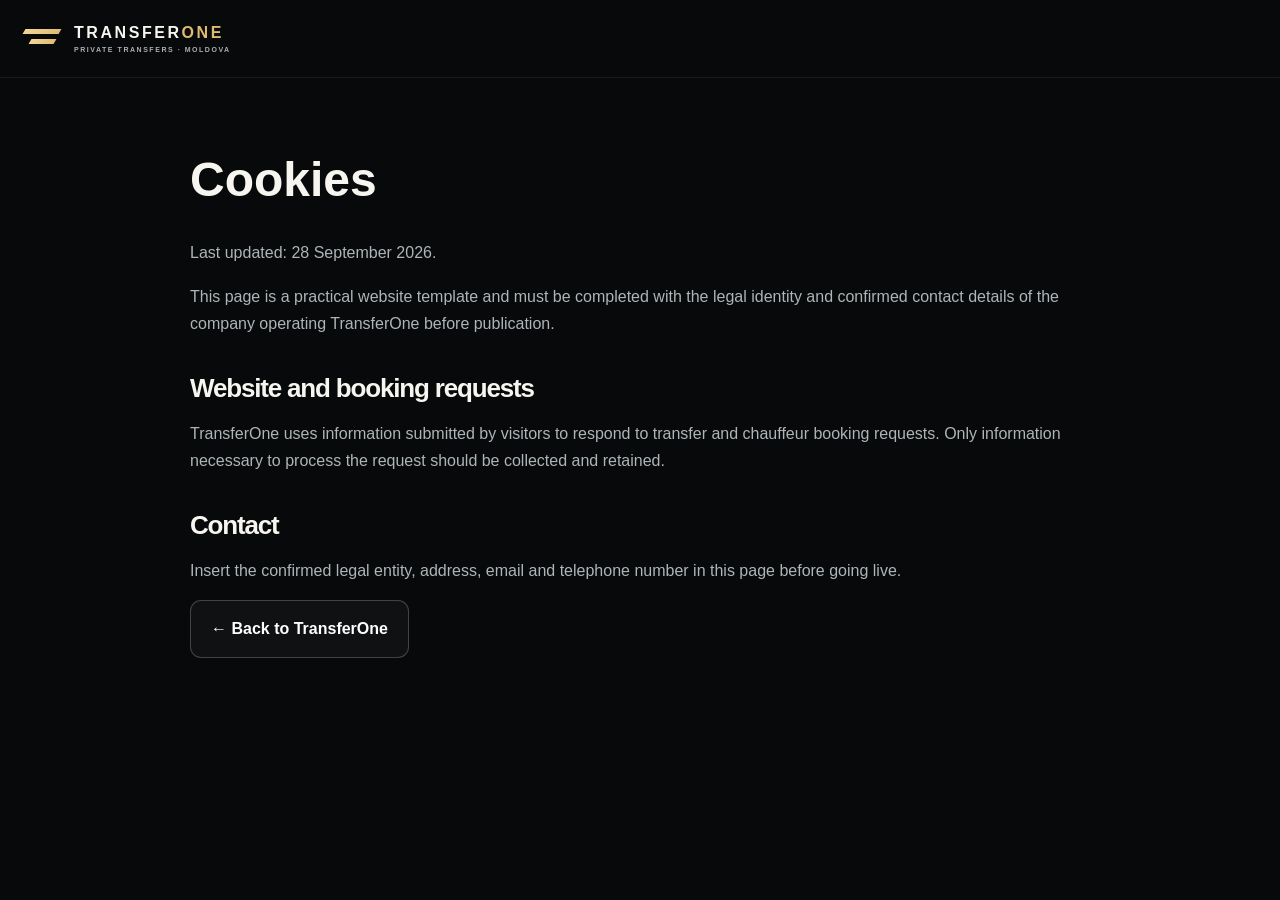
<file: cookies.html>
<!doctype html><html lang="en"><head><meta charset="utf-8"><meta name="viewport" content="width=device-width,initial-scale=1"><title>Cookies — TransferOne</title><meta name="robots" content="index,follow"><link rel="stylesheet" href="styles.css"></head><body><header class="nav scrolled"><div class="wrap navin"><a class="logo" href="/"><span class="logoMark"></span><span>TRANSFER<span style="color:var(--gold)">ONE</span><small>PRIVATE TRANSFERS · MOLDOVA</small></span></a></div></header><main class="wrap legal"><h1>Cookies</h1><p>Last updated: 28 September 2026.</p><p>This page is a practical website template and must be completed with the legal identity and confirmed contact details of the company operating TransferOne before publication.</p><h2>Website and booking requests</h2><p>TransferOne uses information submitted by visitors to respond to transfer and chauffeur booking requests. Only information necessary to process the request should be collected and retained.</p><h2>Contact</h2><p>Insert the confirmed legal entity, address, email and telephone number in this page before going live.</p><p><a class="btn" href="/">← Back to TransferOne</a></p></main></body></html>
</file>
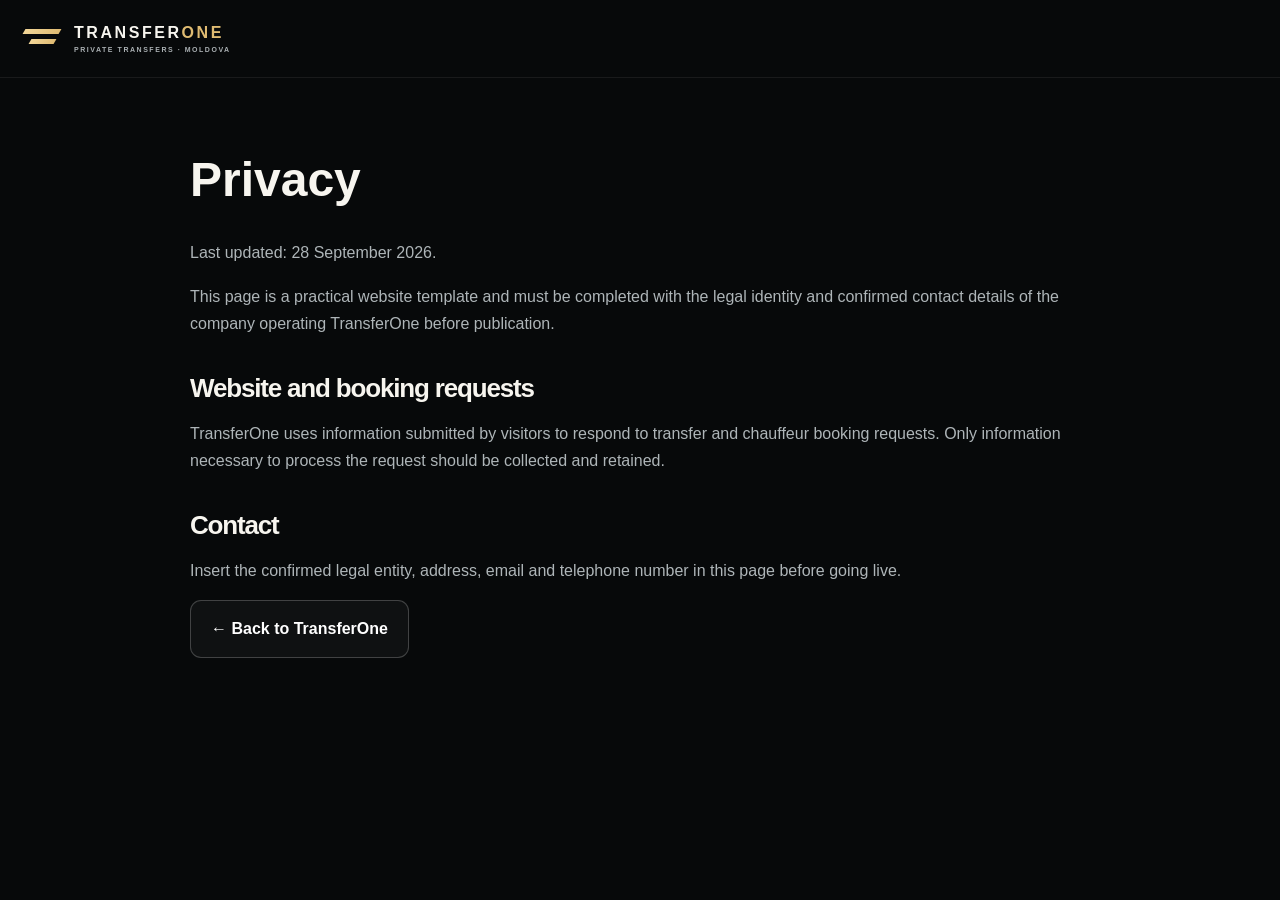
<file: privacy.html>
<!doctype html><html lang="en"><head><meta charset="utf-8"><meta name="viewport" content="width=device-width,initial-scale=1"><title>Privacy — TransferOne</title><meta name="robots" content="index,follow"><link rel="stylesheet" href="styles.css"></head><body><header class="nav scrolled"><div class="wrap navin"><a class="logo" href="/"><span class="logoMark"></span><span>TRANSFER<span style="color:var(--gold)">ONE</span><small>PRIVATE TRANSFERS · MOLDOVA</small></span></a></div></header><main class="wrap legal"><h1>Privacy</h1><p>Last updated: 28 September 2026.</p><p>This page is a practical website template and must be completed with the legal identity and confirmed contact details of the company operating TransferOne before publication.</p><h2>Website and booking requests</h2><p>TransferOne uses information submitted by visitors to respond to transfer and chauffeur booking requests. Only information necessary to process the request should be collected and retained.</p><h2>Contact</h2><p>Insert the confirmed legal entity, address, email and telephone number in this page before going live.</p><p><a class="btn" href="/">← Back to TransferOne</a></p></main></body></html>
</file>
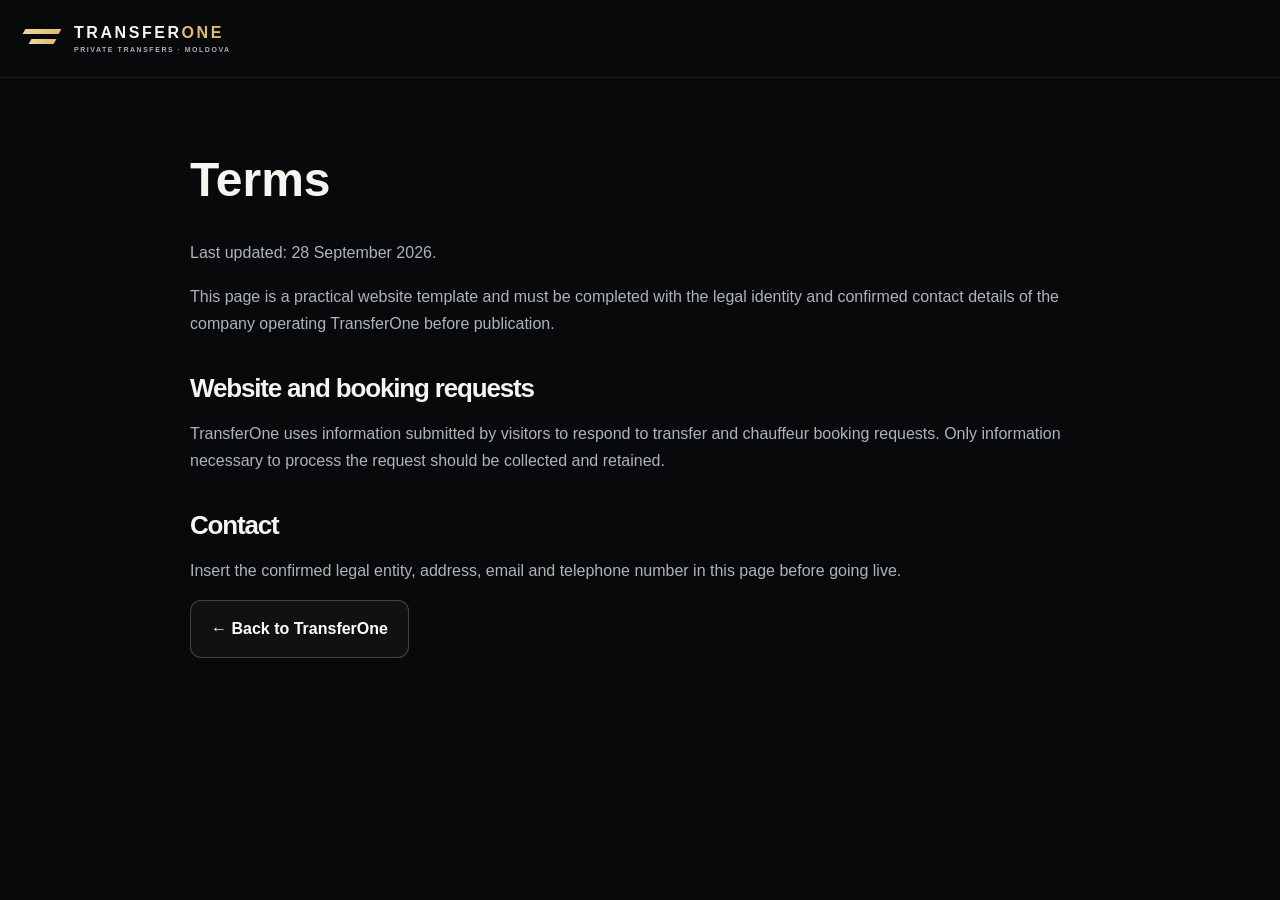
<file: terms.html>
<!doctype html><html lang="en"><head><meta charset="utf-8"><meta name="viewport" content="width=device-width,initial-scale=1"><title>Terms — TransferOne</title><meta name="robots" content="index,follow"><link rel="stylesheet" href="styles.css"></head><body><header class="nav scrolled"><div class="wrap navin"><a class="logo" href="/"><span class="logoMark"></span><span>TRANSFER<span style="color:var(--gold)">ONE</span><small>PRIVATE TRANSFERS · MOLDOVA</small></span></a></div></header><main class="wrap legal"><h1>Terms</h1><p>Last updated: 28 September 2026.</p><p>This page is a practical website template and must be completed with the legal identity and confirmed contact details of the company operating TransferOne before publication.</p><h2>Website and booking requests</h2><p>TransferOne uses information submitted by visitors to respond to transfer and chauffeur booking requests. Only information necessary to process the request should be collected and retained.</p><h2>Contact</h2><p>Insert the confirmed legal entity, address, email and telephone number in this page before going live.</p><p><a class="btn" href="/">← Back to TransferOne</a></p></main></body></html>
</file>
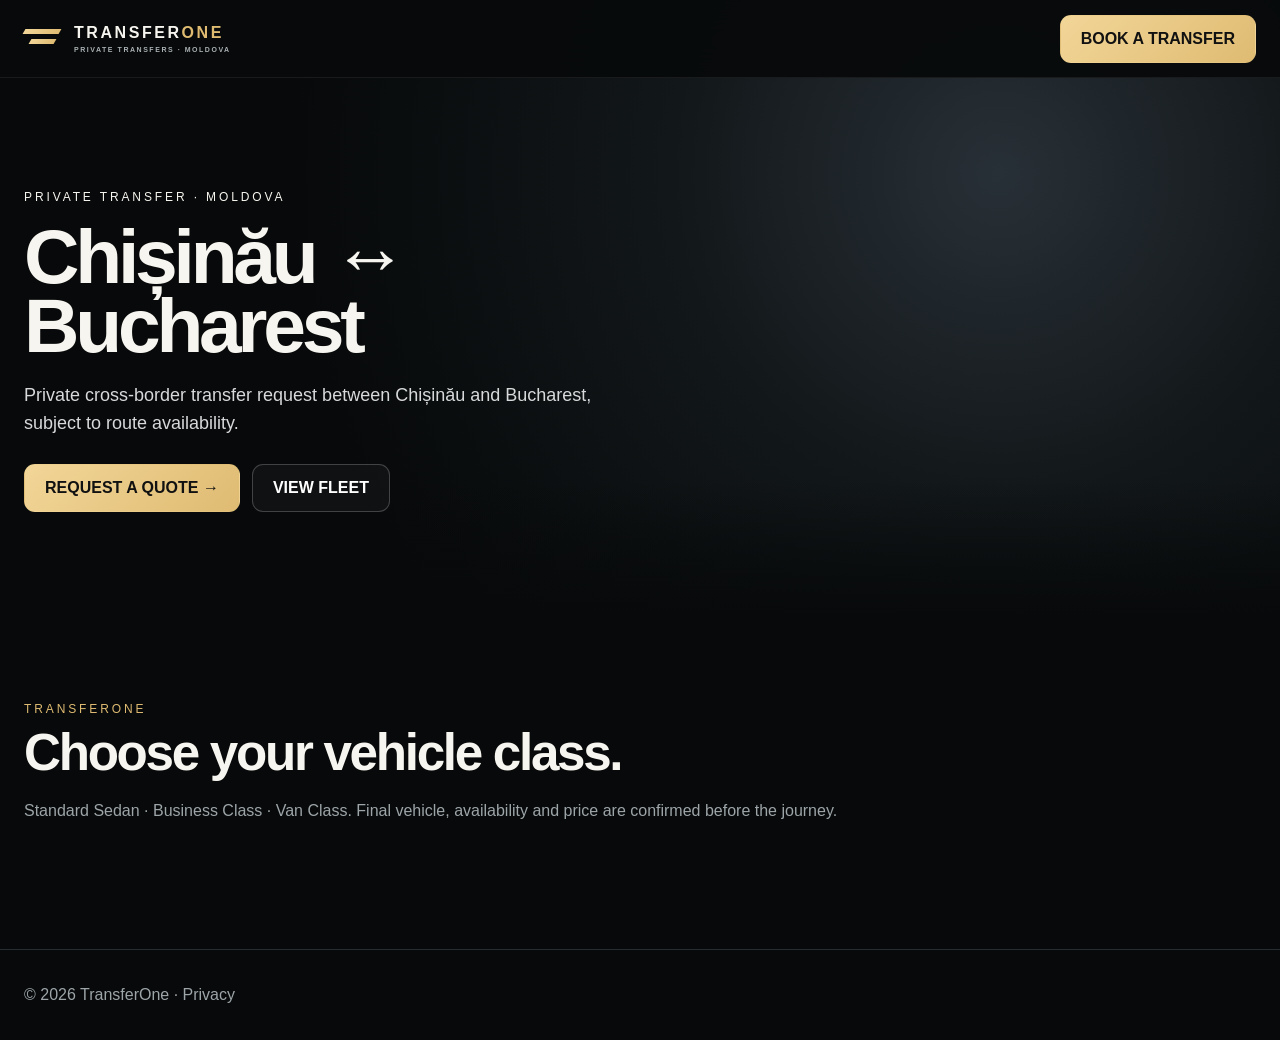
<file: route/bucharest.html>
<!doctype html><html lang="en"><head><meta charset="utf-8"><meta name="viewport" content="width=device-width,initial-scale=1"><title>Chișinău to Bucharest Transfer — TransferOne Moldova</title><meta name="description" content="Private cross-border transfer request between Chișinău and Bucharest, subject to route availability."><link rel="canonical" href="https://transferone.md/route/bucharest.html"><link rel="stylesheet" href="../styles.css"></head><body><header class="nav scrolled"><div class="wrap navin"><a class="logo" href="../index.html"><span class="logoMark"></span><span>TRANSFER<span style="color:var(--gold)">ONE</span><small>PRIVATE TRANSFERS · MOLDOVA</small></span></a><a class="btn gold" style="margin-left:auto" href="../index.html#book">BOOK A TRANSFER</a></div></header><main><section class="hero" style="min-height:620px"><div class="wrap"><div class="heroContent"><div class="eyebrow">PRIVATE TRANSFER · MOLDOVA</div><h1 style="font-size:clamp(48px,6vw,88px)">Chișinău ↔ Bucharest</h1><p class="lead">Private cross-border transfer request between Chișinău and Bucharest, subject to route availability.</p><div class="heroBtns"><a class="btn gold" href="../index.html#book">REQUEST A QUOTE →</a><a class="btn" href="../index.html#fleet">VIEW FLEET</a></div></div></div></section><section><div class="wrap"><div class="sectionHead"><div><div class="kicker">TRANSFERONE</div><h2>Choose your vehicle class.</h2><p class="muted">Standard Sedan · Business Class · Van Class. Final vehicle, availability and price are confirmed before the journey.</p></div></div></div></section></main><footer class="footer"><div class="wrap">© 2026 TransferOne · <a href="../privacy.html">Privacy</a></div></footer></body></html>
</file>
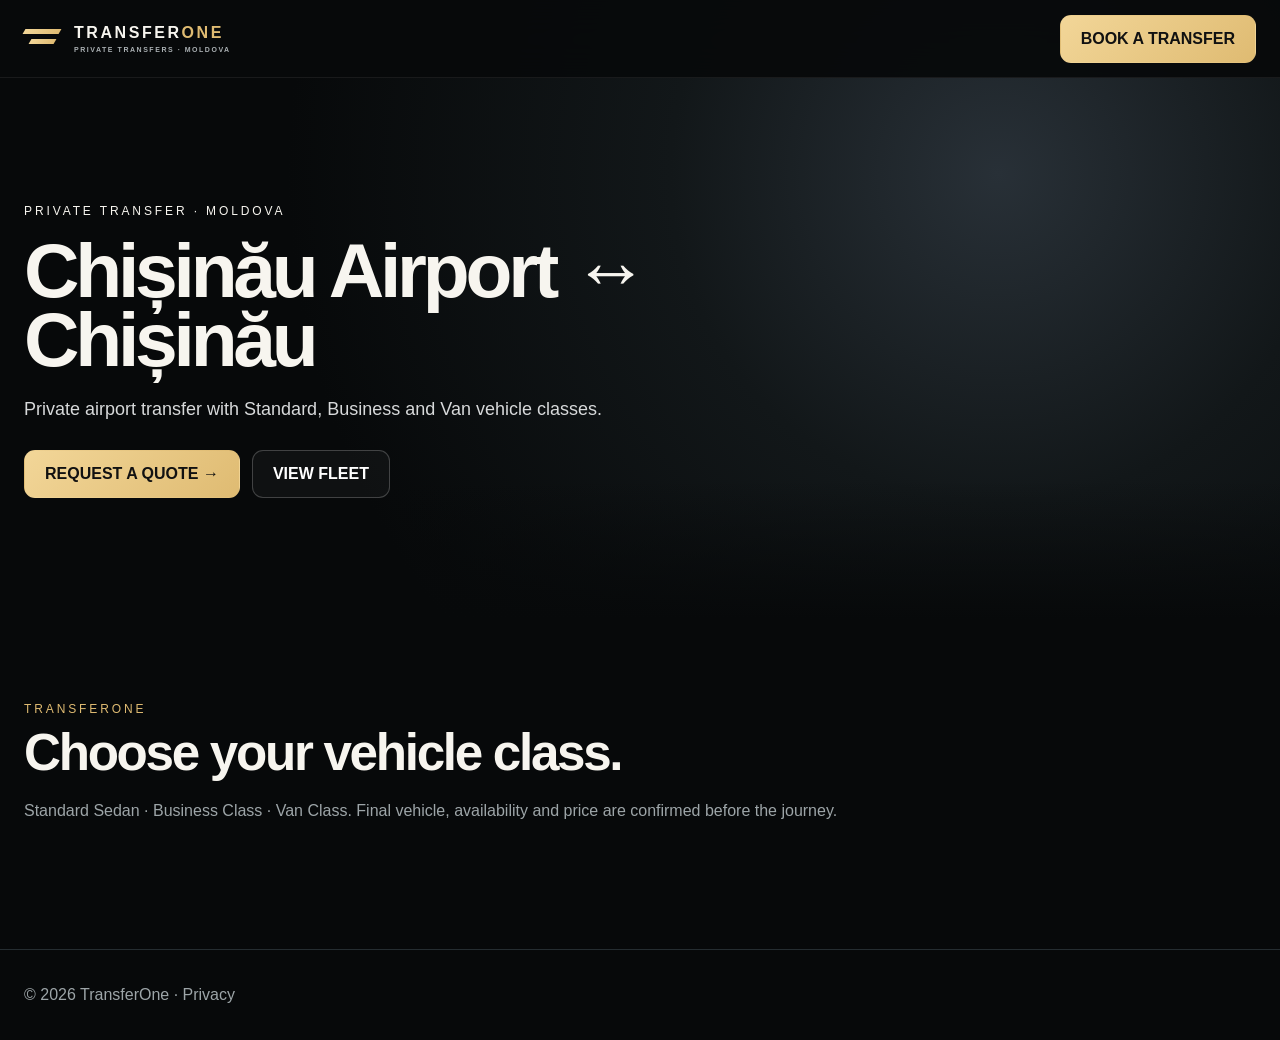
<file: route/chisinau-airport.html>
<!doctype html><html lang="en"><head><meta charset="utf-8"><meta name="viewport" content="width=device-width,initial-scale=1"><title>Chișinău Airport Transfer — TransferOne Moldova</title><meta name="description" content="Private airport transfer with Standard, Business and Van vehicle classes."><link rel="canonical" href="https://transferone.md/route/chisinau-airport.html"><link rel="stylesheet" href="../styles.css"></head><body><header class="nav scrolled"><div class="wrap navin"><a class="logo" href="../index.html"><span class="logoMark"></span><span>TRANSFER<span style="color:var(--gold)">ONE</span><small>PRIVATE TRANSFERS · MOLDOVA</small></span></a><a class="btn gold" style="margin-left:auto" href="../index.html#book">BOOK A TRANSFER</a></div></header><main><section class="hero" style="min-height:620px"><div class="wrap"><div class="heroContent"><div class="eyebrow">PRIVATE TRANSFER · MOLDOVA</div><h1 style="font-size:clamp(48px,6vw,88px)">Chișinău Airport ↔ Chișinău</h1><p class="lead">Private airport transfer with Standard, Business and Van vehicle classes.</p><div class="heroBtns"><a class="btn gold" href="../index.html#book">REQUEST A QUOTE →</a><a class="btn" href="../index.html#fleet">VIEW FLEET</a></div></div></div></section><section><div class="wrap"><div class="sectionHead"><div><div class="kicker">TRANSFERONE</div><h2>Choose your vehicle class.</h2><p class="muted">Standard Sedan · Business Class · Van Class. Final vehicle, availability and price are confirmed before the journey.</p></div></div></div></section></main><footer class="footer"><div class="wrap">© 2026 TransferOne · <a href="../privacy.html">Privacy</a></div></footer></body></html>
</file>
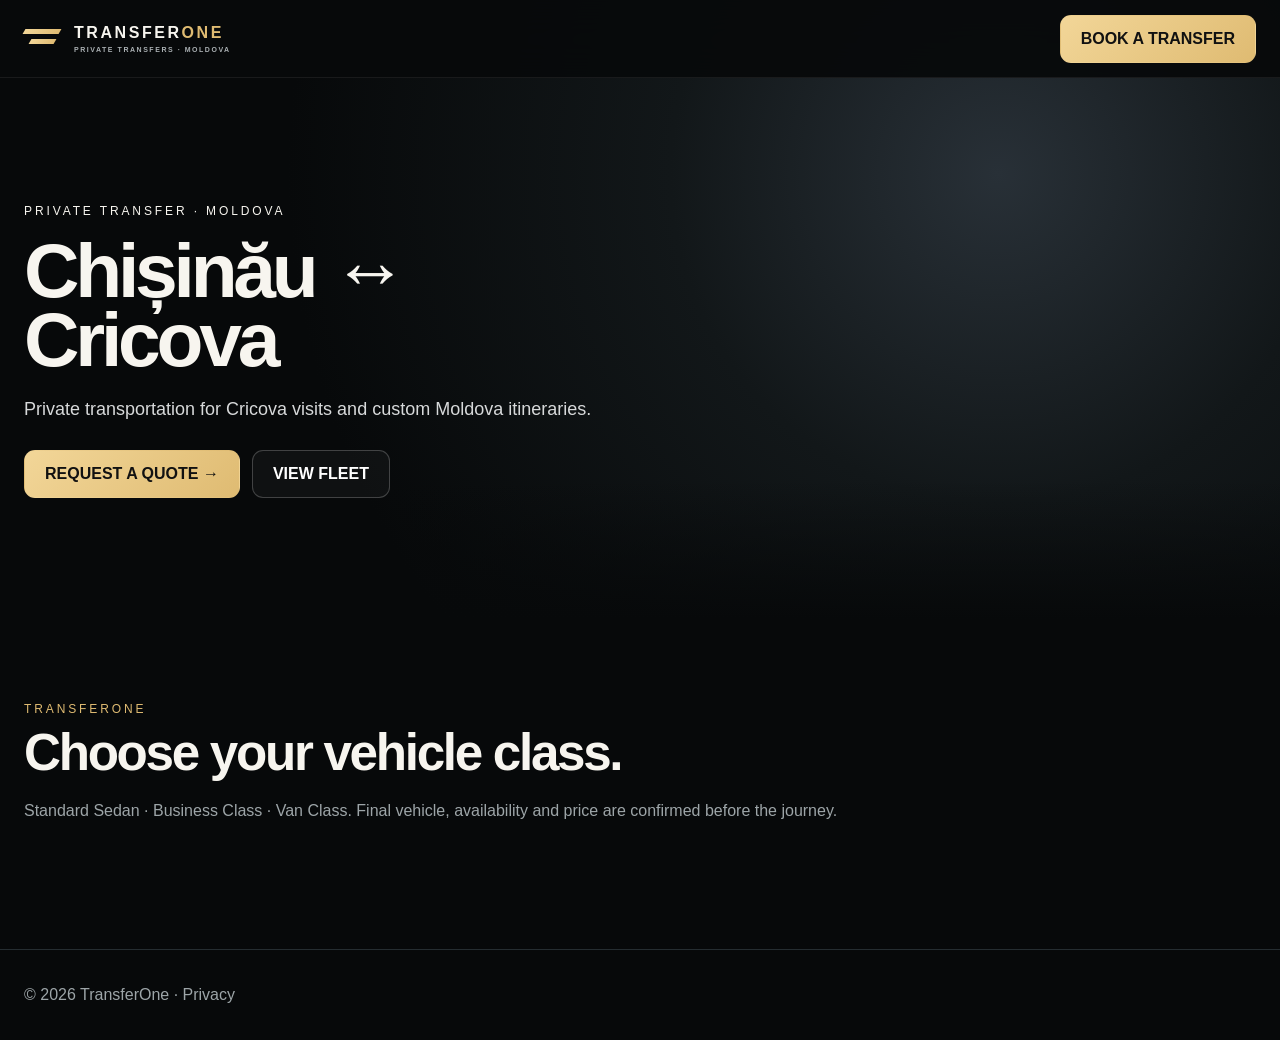
<file: route/cricova.html>
<!doctype html><html lang="en"><head><meta charset="utf-8"><meta name="viewport" content="width=device-width,initial-scale=1"><title>Chișinău to Cricova Transfer — TransferOne Moldova</title><meta name="description" content="Private transportation for Cricova visits and custom Moldova itineraries."><link rel="canonical" href="https://transferone.md/route/cricova.html"><link rel="stylesheet" href="../styles.css"></head><body><header class="nav scrolled"><div class="wrap navin"><a class="logo" href="../index.html"><span class="logoMark"></span><span>TRANSFER<span style="color:var(--gold)">ONE</span><small>PRIVATE TRANSFERS · MOLDOVA</small></span></a><a class="btn gold" style="margin-left:auto" href="../index.html#book">BOOK A TRANSFER</a></div></header><main><section class="hero" style="min-height:620px"><div class="wrap"><div class="heroContent"><div class="eyebrow">PRIVATE TRANSFER · MOLDOVA</div><h1 style="font-size:clamp(48px,6vw,88px)">Chișinău ↔ Cricova</h1><p class="lead">Private transportation for Cricova visits and custom Moldova itineraries.</p><div class="heroBtns"><a class="btn gold" href="../index.html#book">REQUEST A QUOTE →</a><a class="btn" href="../index.html#fleet">VIEW FLEET</a></div></div></div></section><section><div class="wrap"><div class="sectionHead"><div><div class="kicker">TRANSFERONE</div><h2>Choose your vehicle class.</h2><p class="muted">Standard Sedan · Business Class · Van Class. Final vehicle, availability and price are confirmed before the journey.</p></div></div></div></section></main><footer class="footer"><div class="wrap">© 2026 TransferOne · <a href="../privacy.html">Privacy</a></div></footer></body></html>
</file>
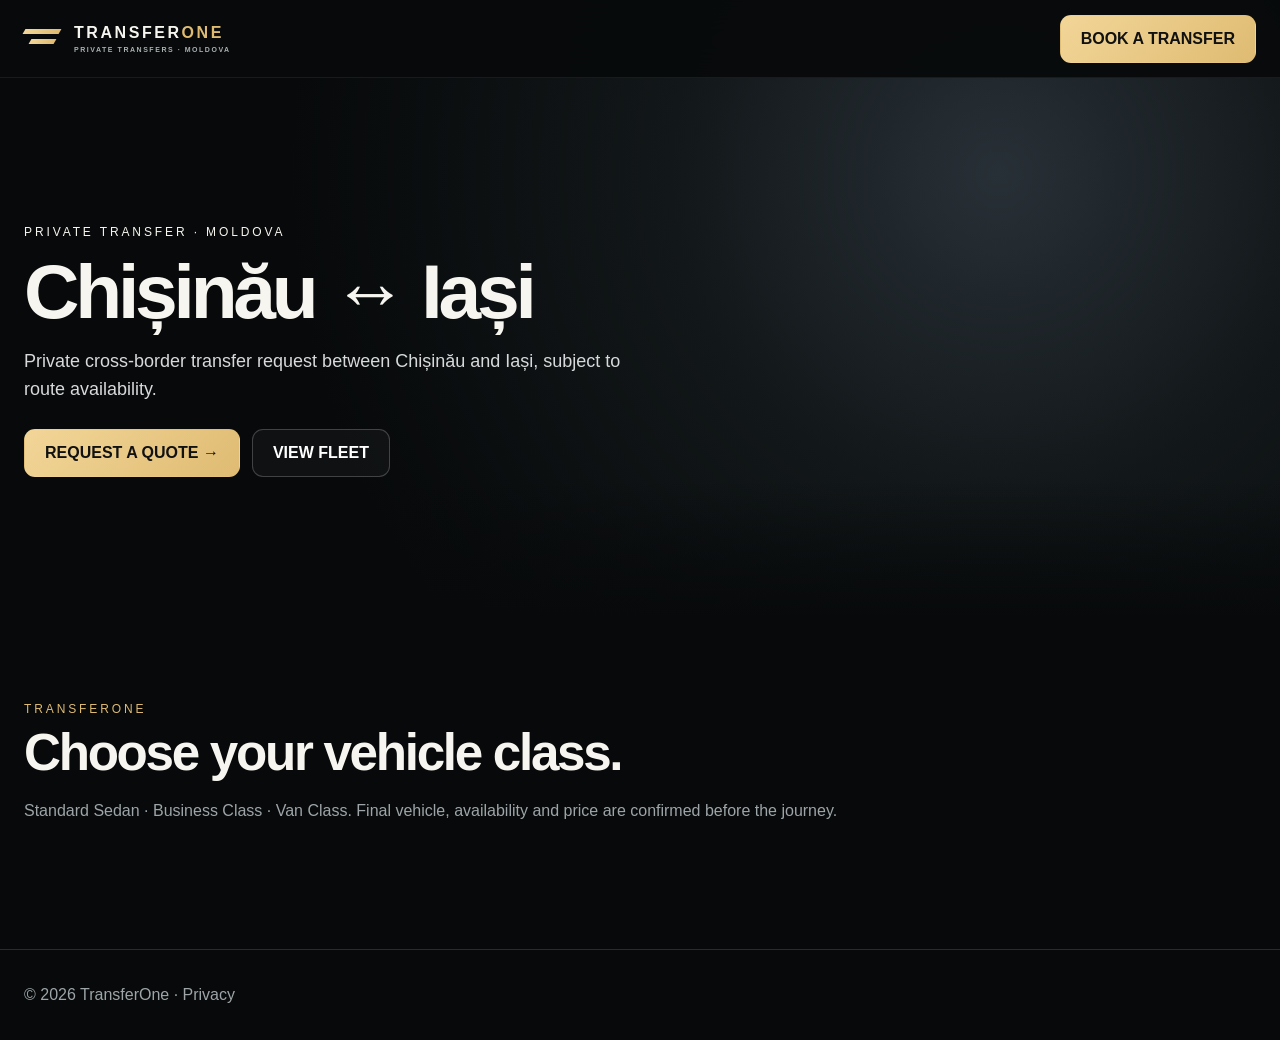
<file: route/iasi.html>
<!doctype html><html lang="en"><head><meta charset="utf-8"><meta name="viewport" content="width=device-width,initial-scale=1"><title>Chișinău to Iași Transfer — TransferOne Moldova</title><meta name="description" content="Private cross-border transfer request between Chișinău and Iași, subject to route availability."><link rel="canonical" href="https://transferone.md/route/iasi.html"><link rel="stylesheet" href="../styles.css"></head><body><header class="nav scrolled"><div class="wrap navin"><a class="logo" href="../index.html"><span class="logoMark"></span><span>TRANSFER<span style="color:var(--gold)">ONE</span><small>PRIVATE TRANSFERS · MOLDOVA</small></span></a><a class="btn gold" style="margin-left:auto" href="../index.html#book">BOOK A TRANSFER</a></div></header><main><section class="hero" style="min-height:620px"><div class="wrap"><div class="heroContent"><div class="eyebrow">PRIVATE TRANSFER · MOLDOVA</div><h1 style="font-size:clamp(48px,6vw,88px)">Chișinău ↔ Iași</h1><p class="lead">Private cross-border transfer request between Chișinău and Iași, subject to route availability.</p><div class="heroBtns"><a class="btn gold" href="../index.html#book">REQUEST A QUOTE →</a><a class="btn" href="../index.html#fleet">VIEW FLEET</a></div></div></div></section><section><div class="wrap"><div class="sectionHead"><div><div class="kicker">TRANSFERONE</div><h2>Choose your vehicle class.</h2><p class="muted">Standard Sedan · Business Class · Van Class. Final vehicle, availability and price are confirmed before the journey.</p></div></div></div></section></main><footer class="footer"><div class="wrap">© 2026 TransferOne · <a href="../privacy.html">Privacy</a></div></footer></body></html>
</file>
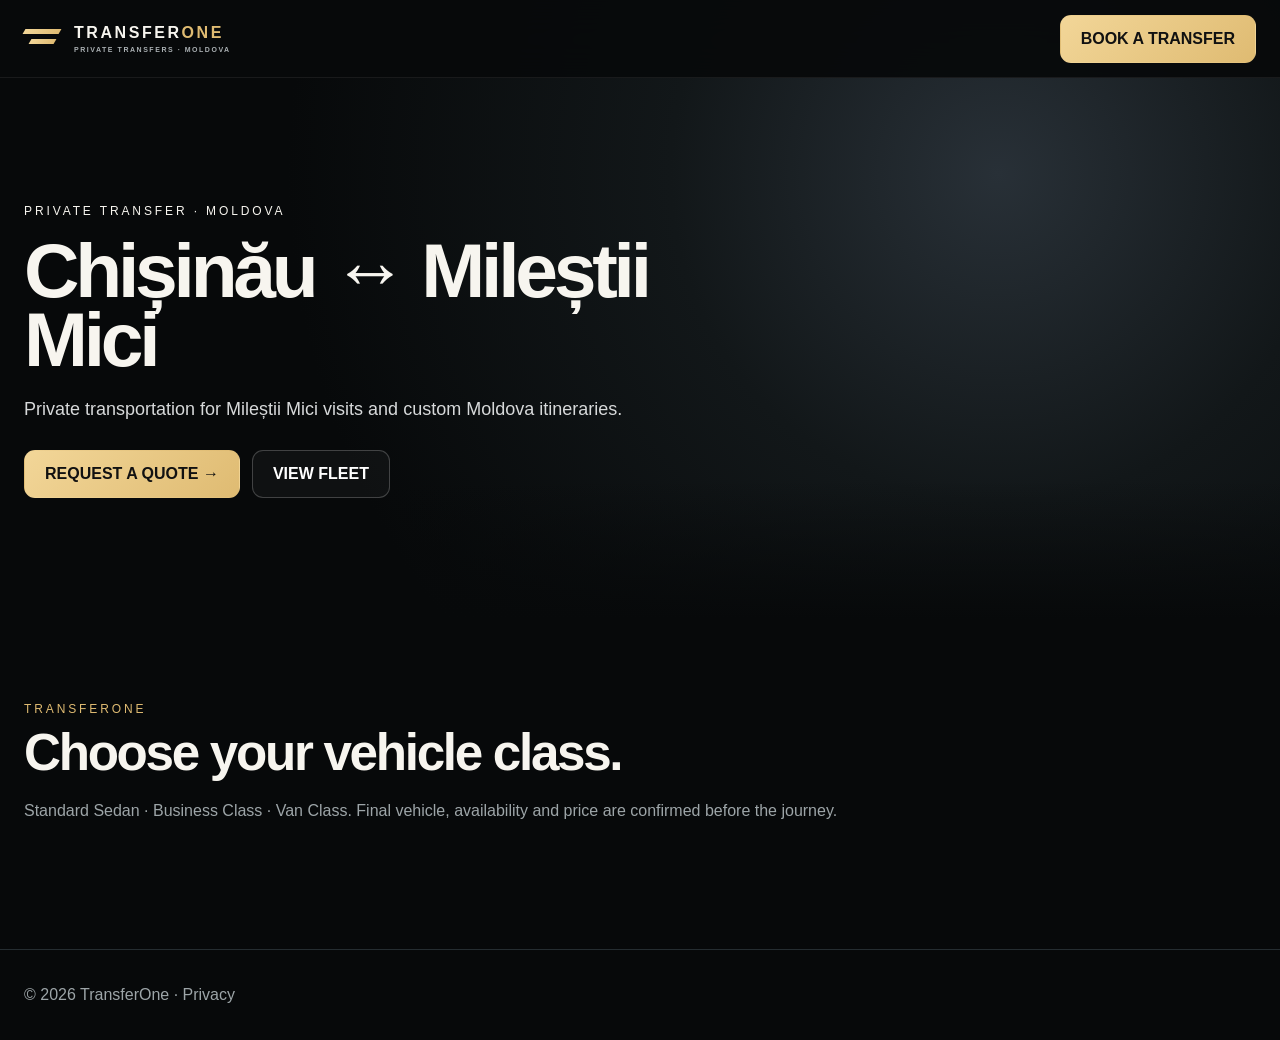
<file: route/milestii-mici.html>
<!doctype html><html lang="en"><head><meta charset="utf-8"><meta name="viewport" content="width=device-width,initial-scale=1"><title>Chișinău to Mileștii Mici Transfer — TransferOne Moldova</title><meta name="description" content="Private transportation for Mileștii Mici visits and custom Moldova itineraries."><link rel="canonical" href="https://transferone.md/route/milestii-mici.html"><link rel="stylesheet" href="../styles.css"></head><body><header class="nav scrolled"><div class="wrap navin"><a class="logo" href="../index.html"><span class="logoMark"></span><span>TRANSFER<span style="color:var(--gold)">ONE</span><small>PRIVATE TRANSFERS · MOLDOVA</small></span></a><a class="btn gold" style="margin-left:auto" href="../index.html#book">BOOK A TRANSFER</a></div></header><main><section class="hero" style="min-height:620px"><div class="wrap"><div class="heroContent"><div class="eyebrow">PRIVATE TRANSFER · MOLDOVA</div><h1 style="font-size:clamp(48px,6vw,88px)">Chișinău ↔ Mileștii Mici</h1><p class="lead">Private transportation for Mileștii Mici visits and custom Moldova itineraries.</p><div class="heroBtns"><a class="btn gold" href="../index.html#book">REQUEST A QUOTE →</a><a class="btn" href="../index.html#fleet">VIEW FLEET</a></div></div></div></section><section><div class="wrap"><div class="sectionHead"><div><div class="kicker">TRANSFERONE</div><h2>Choose your vehicle class.</h2><p class="muted">Standard Sedan · Business Class · Van Class. Final vehicle, availability and price are confirmed before the journey.</p></div></div></div></section></main><footer class="footer"><div class="wrap">© 2026 TransferOne · <a href="../privacy.html">Privacy</a></div></footer></body></html>
</file>
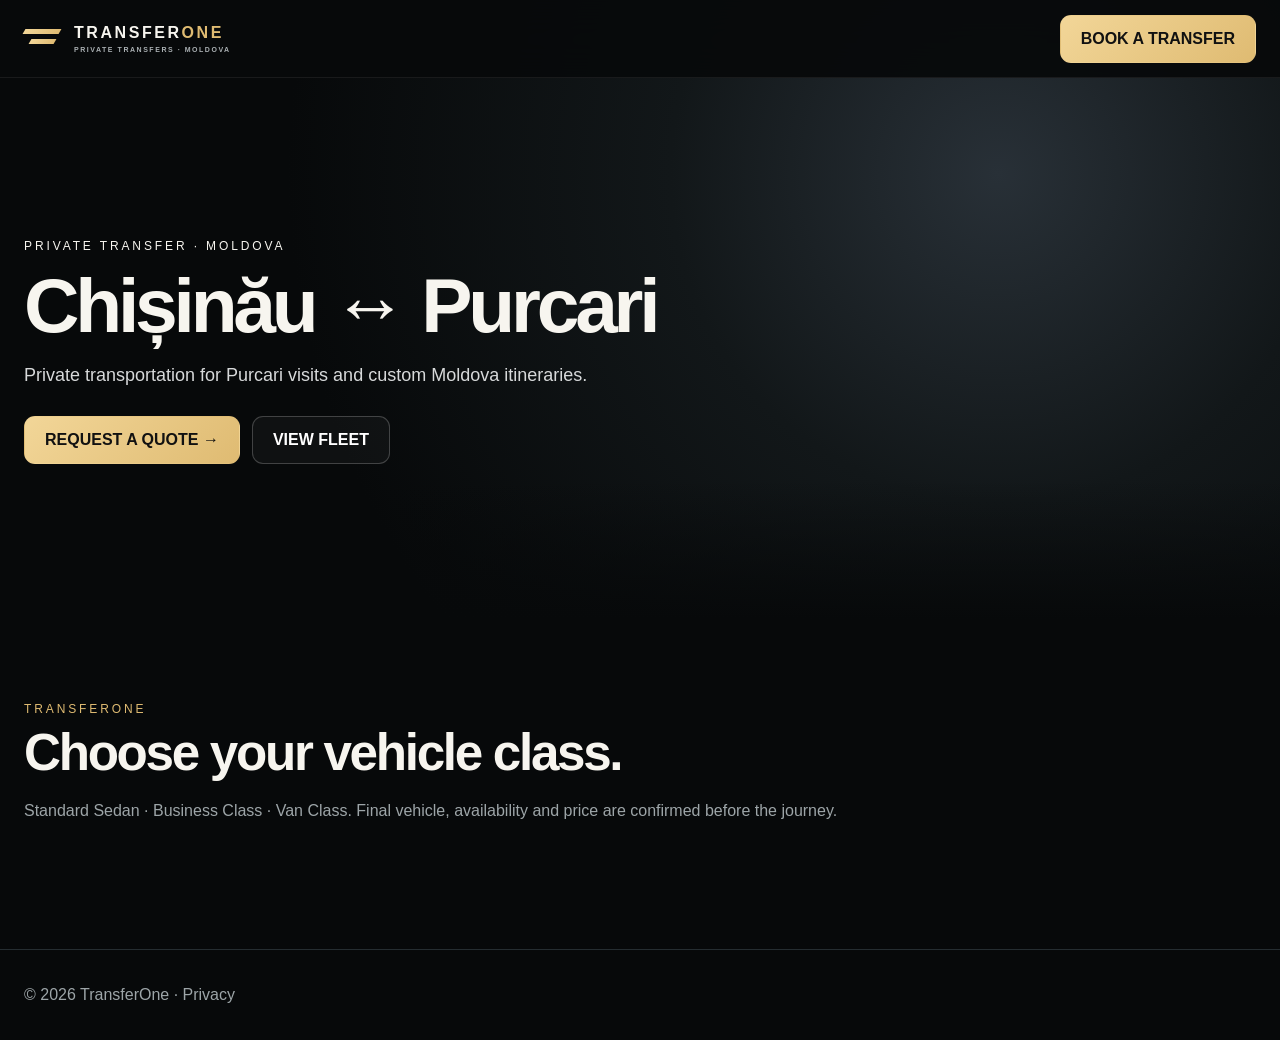
<file: route/purcari.html>
<!doctype html><html lang="en"><head><meta charset="utf-8"><meta name="viewport" content="width=device-width,initial-scale=1"><title>Chișinău to Purcari Transfer — TransferOne Moldova</title><meta name="description" content="Private transportation for Purcari visits and custom Moldova itineraries."><link rel="canonical" href="https://transferone.md/route/purcari.html"><link rel="stylesheet" href="../styles.css"></head><body><header class="nav scrolled"><div class="wrap navin"><a class="logo" href="../index.html"><span class="logoMark"></span><span>TRANSFER<span style="color:var(--gold)">ONE</span><small>PRIVATE TRANSFERS · MOLDOVA</small></span></a><a class="btn gold" style="margin-left:auto" href="../index.html#book">BOOK A TRANSFER</a></div></header><main><section class="hero" style="min-height:620px"><div class="wrap"><div class="heroContent"><div class="eyebrow">PRIVATE TRANSFER · MOLDOVA</div><h1 style="font-size:clamp(48px,6vw,88px)">Chișinău ↔ Purcari</h1><p class="lead">Private transportation for Purcari visits and custom Moldova itineraries.</p><div class="heroBtns"><a class="btn gold" href="../index.html#book">REQUEST A QUOTE →</a><a class="btn" href="../index.html#fleet">VIEW FLEET</a></div></div></div></section><section><div class="wrap"><div class="sectionHead"><div><div class="kicker">TRANSFERONE</div><h2>Choose your vehicle class.</h2><p class="muted">Standard Sedan · Business Class · Van Class. Final vehicle, availability and price are confirmed before the journey.</p></div></div></div></section></main><footer class="footer"><div class="wrap">© 2026 TransferOne · <a href="../privacy.html">Privacy</a></div></footer></body></html>
</file>
<file: styles.css>
:root{--bg:#07090a;--panel:#0d1113;--panel2:#151b1e;--ink:#f7f5ef;--muted:#9da5a8;--gold:#dfbb72;--gold2:#f2d698;--line:#293236;--max:1380px}*{box-sizing:border-box}html{scroll-behavior:smooth}body{margin:0;background:var(--bg);color:var(--ink);font-family:Inter,ui-sans-serif,-apple-system,BlinkMacSystemFont,"Segoe UI",sans-serif;overflow-x:hidden}a{color:inherit;text-decoration:none}button,input,select,textarea{font:inherit}.wrap{width:min(var(--max),calc(100% - 48px));margin:auto}.nav{position:fixed;z-index:50;inset:0 0 auto;height:78px;background:linear-gradient(#060809f5,#06080970,transparent);transition:.25s}.nav.scrolled{background:#080a0bf2;backdrop-filter:blur(18px);border-bottom:1px solid #ffffff12}.navin{height:100%;display:flex;align-items:center;gap:28px}.logo{display:flex;align-items:center;gap:12px;font-weight:850;letter-spacing:.16em;white-space:nowrap}.logoMark{width:38px;height:25px;position:relative}.logoMark:before,.logoMark:after{content:"";position:absolute;height:5px;background:linear-gradient(90deg,var(--gold2),var(--gold));transform:skew(-30deg)}.logoMark:before{width:36px;top:3px}.logoMark:after{width:25px;top:13px;left:6px}.logo small{display:block;font-size:7px;letter-spacing:.22em;color:#aab0b3;margin-top:4px}.navlinks{display:flex;gap:24px;margin-left:auto;font-size:13px}.navlinks a:hover{color:var(--gold)}.lang{border:1px solid #ffffff2d;background:#ffffff0b;color:#fff;border-radius:10px;padding:10px 12px}.btn{border:1px solid #ffffff35;background:#ffffff09;color:#fff;border-radius:11px;padding:14px 20px;font-weight:760;display:inline-flex;align-items:center;justify-content:center;gap:9px;cursor:pointer;transition:.2s}.btn:hover{transform:translateY(-1px);border-color:#ffffff66}.gold{background:linear-gradient(135deg,var(--gold2),var(--gold));border-color:transparent;color:#111}
.hero{min-height:680px;position:relative;display:flex;align-items:center;overflow:hidden;background:radial-gradient(circle at 78% 28%,#283037 0,#121719 30%,#07090a 65%)}.heroScene{position:absolute;z-index:0;right:0;top:0;width:67%;height:100%;background:url('assets/hero-fallback.jpg') center right/cover no-repeat;overflow:hidden}.heroVideo{position:absolute;inset:0;width:100%;height:100%;object-fit:cover;object-position:center right}.heroScene:before{content:"";position:absolute;inset:0;background:linear-gradient(90deg,#07090a 0,rgba(7,9,10,.76) 17%,rgba(7,9,10,.12) 55%),linear-gradient(0deg,#07090a 0,transparent 32%)}.hero:after{content:"";position:absolute;inset:auto 0 0;height:140px;background:linear-gradient(transparent,#07090a)}.heroContent{position:relative;z-index:2;padding-top:82px;width:52%}.eyebrow,.kicker{font-size:12px;letter-spacing:.24em;text-transform:uppercase}.hero h1{font-size:clamp(58px,6.6vw,96px);line-height:.9;letter-spacing:-.055em;margin:18px 0 22px}.hero h1 span,.kicker{color:var(--gold)}.lead{font-size:18px;line-height:1.55;color:#d7d9da;max-width:620px}.heroBtns{display:flex;gap:12px;margin-top:26px}.serviceStrip{position:absolute;z-index:3;left:0;right:0;bottom:32px}.serviceStripIn{display:grid;grid-template-columns:repeat(4,1fr);gap:0;border-top:1px solid #ffffff1d;border-bottom:1px solid #ffffff12;background:#07090a66;backdrop-filter:blur(8px)}.serviceMini{padding:17px 18px;display:flex;gap:12px;align-items:center;border-right:1px solid #ffffff15}.serviceMini:last-child{border-right:0}.serviceIcon{font-size:21px;color:var(--gold)}.serviceMini b{display:block;font-size:13px}.serviceMini small{color:#9da5a8}
.quote{position:relative;z-index:5;margin-top:0;padding-top:22px}.quoteBox{border:1px solid #2c3539;background:#0b0f11f3;box-shadow:0 25px 80px #000b;border-radius:17px;padding:16px;backdrop-filter:blur(18px)}.tabs{display:flex;gap:6px;margin-bottom:12px;overflow:auto}.tab{padding:12px 17px;border-radius:9px;color:#aeb5b8;white-space:nowrap;cursor:pointer;border:0;background:transparent}.tab.active{background:#20282d;color:#fff;box-shadow:inset 0 -2px var(--gold)}.formgrid{display:grid;grid-template-columns:1.15fr 1.15fr .72fr .65fr .65fr .9fr auto;gap:9px}.field{background:#171e22;border:1px solid #2c3539;border-radius:10px;padding:10px 12px}.field label{display:block;font-size:9px;text-transform:uppercase;letter-spacing:.12em;color:#8e989c;margin-bottom:5px}.field input,.field select,.field textarea{width:100%;border:0;outline:0;background:transparent;color:#fff}.field select option{color:#111}.extraForm{display:grid;grid-template-columns:repeat(4,1fr);gap:9px;margin-top:9px}.status{font-size:12px;color:#c6cacc;margin:10px 2px 0;display:none}.status.show{display:block}.status.error{color:#ffb2a7}section{padding:82px 0}.sectionHead{display:flex;justify-content:space-between;align-items:end;gap:25px;margin-bottom:27px}h2{font-size:clamp(34px,4vw,54px);letter-spacing:-.045em;margin:7px 0}.muted{color:var(--muted);line-height:1.6}.cards{display:grid;grid-template-columns:repeat(4,1fr);gap:14px}.card{height:250px;border-radius:17px;overflow:hidden;position:relative;border:1px solid var(--line);background:linear-gradient(145deg,#334047,#111719)}.card:after{content:"";position:absolute;inset:0;background:linear-gradient(transparent 20%,#07090af0 90%)}.cardText{position:absolute;z-index:2;left:22px;right:22px;bottom:20px}.card h3{font-size:22px;margin:0 0 5px}.fleet{display:grid;grid-template-columns:repeat(3,1fr);gap:15px}.fleetCard{border:1px solid var(--line);border-radius:20px;overflow:hidden;background:var(--panel)}.fleetVisual{height:260px;background-size:cover;background-position:center;position:relative}.fleetVisual:after{content:"";position:absolute;inset:0;background:linear-gradient(transparent 45%,#0b0e10)}.classTag{position:absolute;left:18px;top:18px;z-index:2;background:#0b0e10d9;border:1px solid #ffffff25;padding:8px 10px;border-radius:9px;font-size:10px;letter-spacing:.14em;color:var(--gold)}.fleetInfo{padding:26px}.fleetInfo h3{font-size:28px;margin:0 0 8px}.specs{display:flex;flex-wrap:wrap;gap:8px;margin:18px 0}.spec{padding:9px 11px;border:1px solid #2a3337;border-radius:9px;color:#d9dcdd;font-size:12px}.routes{display:grid;grid-template-columns:repeat(5,1fr);gap:12px}.route{background:#0d1113;border:1px solid var(--line);border-radius:14px;overflow:hidden}.routePic{height:120px;background:linear-gradient(140deg,#56666d,#1d2529 55%,#91784a);position:relative}.routePic:after{content:"";position:absolute;inset:0;background:linear-gradient(transparent,#0d1113)}.routeBody{padding:14px}.routeBody b{display:block;min-height:38px}.routeMeta{display:flex;justify-content:space-between;align-items:center;margin-top:12px;font-size:12px;color:#9da5a8}.price{color:var(--gold);font-weight:800}.trust{display:grid;grid-template-columns:repeat(4,1fr);border-block:1px solid #252d31}.trust div{text-align:center;padding:30px 12px}.trust strong{display:block;font-size:22px;margin-bottom:5px}.faq{max-width:900px;margin:auto}.faqItem{border-bottom:1px solid #293135}.faqQ{width:100%;border:0;background:none;color:#fff;text-align:left;padding:22px 0;font-weight:700;font-size:17px;display:flex;justify-content:space-between;cursor:pointer}.faqA{display:none;color:#9ea6aa;padding:0 0 22px;line-height:1.6}.faqItem.open .faqA{display:block}.cta{border:1px solid #313a3e;background:linear-gradient(135deg,#151b1e,#0a0d0f);border-radius:22px;padding:42px;display:flex;justify-content:space-between;align-items:center;gap:30px}.footer{border-top:1px solid #252d31;padding:36px 0;color:#9da5a8}.foot{display:flex;align-items:center;gap:30px;justify-content:space-between}.footlinks{display:flex;gap:20px}.legal{padding:120px 0 70px;max-width:900px}.legal h1{font-size:48px}.legal h2{font-size:26px;margin-top:36px}.legal p,.legal li{color:#aeb5b8;line-height:1.7}.mobileBtn,.mobileMenu{display:none}.fade{opacity:0;transform:translateY(18px);transition:.7s}.fade.show{opacity:1;transform:none}
@media(max-width:1050px){.navlinks,.nav .gold{display:none}.mobileBtn{display:block;margin-left:auto}.mobileMenu{display:none;position:fixed;z-index:49;top:77px;left:0;right:0;background:#090c0ef7;border-bottom:1px solid var(--line);padding:18px 24px}.mobileMenu.open{display:grid;gap:15px}.hero{min-height:720px}.heroScene{width:78%;opacity:.85}.heroContent{width:68%}.serviceStrip{bottom:18px}.formgrid{grid-template-columns:1fr 1fr 1fr}.formgrid .btn{grid-column:span 3}.extraForm{grid-template-columns:1fr 1fr}.cards{grid-template-columns:1fr 1fr}.routes{grid-template-columns:repeat(3,1fr)}.fleet{grid-template-columns:1fr}.fleetVisual{height:330px}}
@media(max-width:680px){.wrap{width:min(100% - 28px,var(--max))}.nav{height:70px}.logo{font-size:14px}.logoMark{transform:scale(.85)}.lang{margin-left:auto;padding:8px}.mobileBtn{margin-left:0}.hero{min-height:760px;align-items:flex-start}.heroScene{width:100%;height:52%;top:0;background-position:64% center}.heroScene:before{background:linear-gradient(0deg,#07090a 0,rgba(7,9,10,.35) 42%,rgba(7,9,10,.1)),linear-gradient(90deg,#07090a88,transparent)}.heroContent{width:100%;padding-top:360px}.hero h1{font-size:52px;margin-top:14px}.lead{font-size:16px;max-width:100%}.heroBtns{flex-direction:column;width:100%}.serviceStrip{display:none}.quote{padding-top:14px}.formgrid,.extraForm{grid-template-columns:1fr}.formgrid .btn{grid-column:auto}.cards,.routes{grid-template-columns:1fr}.card{height:220px}.fleetVisual{height:240px}.sectionHead,.cta,.foot{align-items:flex-start;flex-direction:column}.trust{grid-template-columns:1fr 1fr}.footlinks{flex-wrap:wrap}section{padding:62px 0}.cta{padding:28px}.legal h1{font-size:38px}}

/* TransferOne photographic sections */
.servicePhoto{position:relative;background-size:cover;background-position:center;overflow:hidden}
.servicePhoto:before{content:"";position:absolute;inset:0;background:linear-gradient(0deg,rgba(5,7,8,.96) 0%,rgba(5,7,8,.62) 44%,rgba(5,7,8,.08) 78%)}
.servicePhoto .cardText{position:relative;z-index:1;margin-top:auto}
.airportPhoto{background-image:url('assets/airport-transfer.jpg')}
.chauffeurPhoto{background-image:url('assets/private-chauffeur.jpg')}
.winePhoto{background-image:url('assets/wine-tours.jpg')}
.internationalPhoto{background-image:url('assets/international.jpg')}
.routePic{background-size:cover!important;background-position:center!important}
@media (prefers-reduced-motion:reduce){.heroVideo{display:none}}

/* Robust media rendering: actual img elements, not CSS-only backgrounds */
.servicePhoto{display:flex;align-items:flex-end;isolation:isolate}
.servicePhoto>img{position:absolute;inset:0;width:100%;height:100%;object-fit:cover;object-position:center;z-index:0;display:block}
.servicePhoto:before{z-index:1}
.servicePhoto .cardText{position:relative;z-index:2;left:auto;right:auto;bottom:auto;width:100%;padding:22px;margin:0}
.routePic{overflow:hidden}
.routePic>img{width:100%;height:100%;object-fit:cover;object-position:center;display:block}
.routePic:after{z-index:1}

/* Final media/contact refinements */
.heroScene.heroPhoto{background-image:url('assets/hero-transferone.jpg');background-size:cover;background-position:center right}
.contactActions{display:flex;align-items:center;gap:14px;flex-wrap:wrap;margin-top:18px}.whatsappBtn{border-color:#2d7d55;background:#173b2b;color:#fff}.contactPhone{font-weight:800;font-size:18px;color:var(--gold)}
.waFloat{position:fixed;right:18px;bottom:18px;z-index:60;background:#1f6f4a;color:#fff;padding:13px 18px;border-radius:999px;font-weight:800;box-shadow:0 10px 30px #0008;border:1px solid #ffffff24}
@media(max-width:680px){.heroScene.heroPhoto{height:52%;background-position:62% center}.waFloat{right:14px;bottom:14px;padding:11px 15px;font-size:13px}.contactActions{align-items:stretch;flex-direction:column}.contactActions .btn{text-align:center}}
</file>
